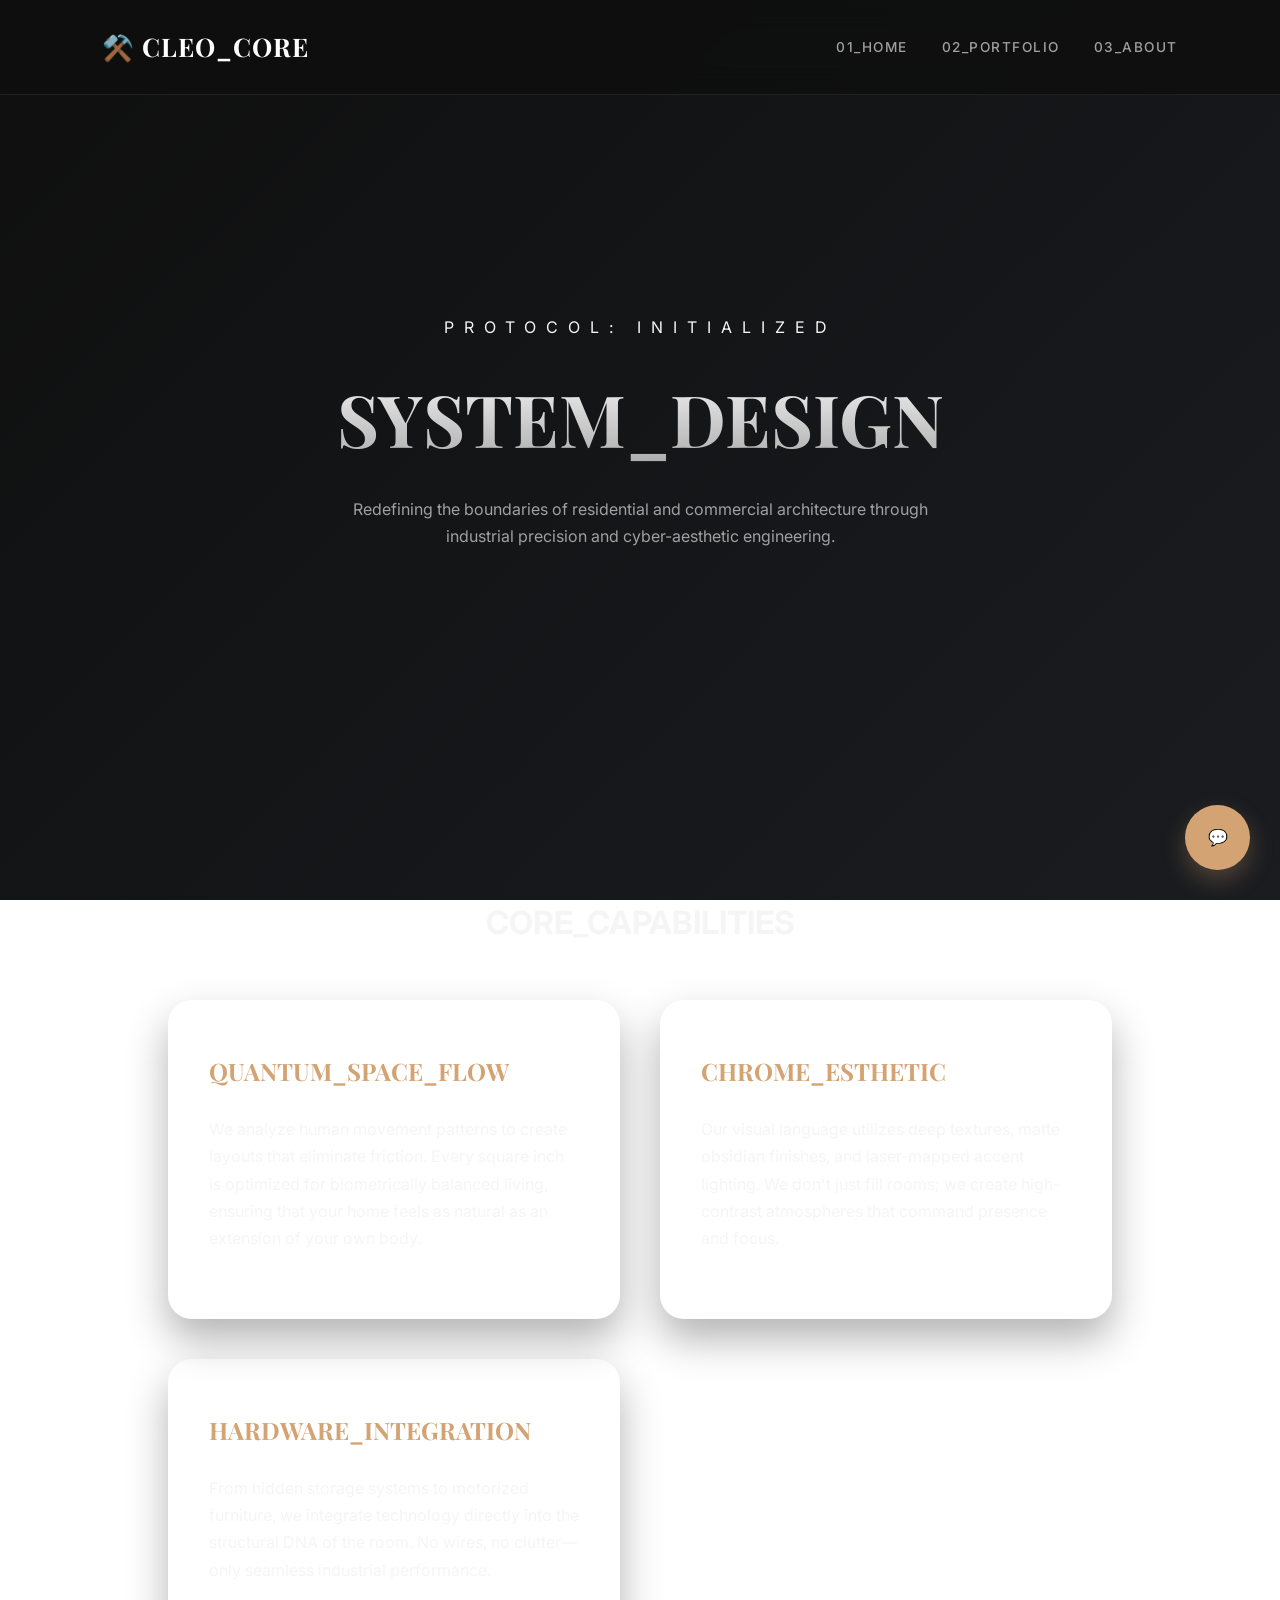
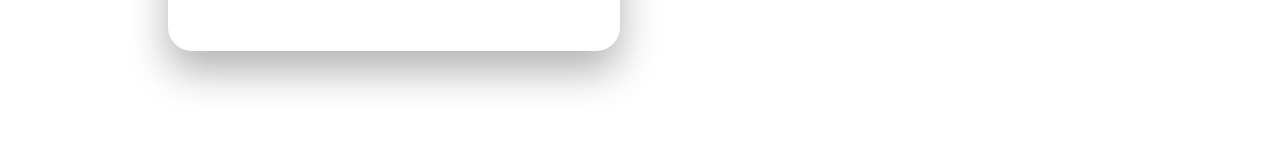
<file: index.html>
<!DOCTYPE html>
<html lang="en">
<head>
    <meta charset="UTF-8">
    <meta name="viewport" content="width=device-width, initial-scale=1.0">
    <title>CLEO CORE | Home</title>
    <link rel="stylesheet" href="style.css">
</head>
<body>

<header>
    <h1>⚒️ CLEO<span style="color:var(--orange)">_CORE</span></h1>
    <nav>
        <a href="index.html">01_HOME</a>
        <a href="content.html">02_PORTFOLIO</a>
        <a href="about.html">03_ABOUT</a>
    </nav>
</header>

<section class="hero">
    <p style="color: var(--orange); letter-spacing: 10px;">PROTOCOL: INITIALIZED</p>
    <h1>SYSTEM_DESIGN</h1>
    <p style="max-width: 600px; color: var(--dim-text);">Redefining the boundaries of residential and commercial architecture through industrial precision and cyber-aesthetic engineering.</p>
</section>

<section class="section container">
    <h2 style="text-align: center; font-size: 2rem; color: var(--orange); margin-bottom: 50px;">CORE_CAPABILITIES</h2>
    <div class="grid">
        <div class="glass-card">
            <h3>QUANTUM_SPACE_FLOW</h3>
            <p>We analyze human movement patterns to create layouts that eliminate friction. Every square inch is optimized for biometrically balanced living, ensuring that your home feels as natural as an extension of your own body.</p>
        </div>
        <div class="glass-card">
            <h3>CHROME_ESTHETIC</h3>
            <p>Our visual language utilizes deep textures, matte obsidian finishes, and laser-mapped accent lighting. We don't just fill rooms; we create high-contrast atmospheres that command presence and focus.</p>
        </div>
        <div class="glass-card">
            <h3>HARDWARE_INTEGRATION</h3>
            <p>From hidden storage systems to motorized furniture, we integrate technology directly into the structural DNA of the room. No wires, no clutter—only seamless industrial performance.</p>
        </div>
    </div>
</section>

<div class="chat-toggle" onclick="document.getElementById('chat-popup').style.display='block'">💬</div>
<div id="chat-popup">
    <h3 style="margin-top:0;">ENCRYPTED_COMMS</h3>
    <p>Secure line open to CLEO Command. Start your design consultation via WhatsApp protocol.</p>
    <a href="https://wa.me/254724674835" style="background:var(--orange); color:white; padding:12px; text-decoration:none; display:block; text-align:center; font-weight:bold; border-radius:4px;">CONNECT_NOW</a>
    <button onclick="this.parentElement.style.display='none'" style="background:none; border:none; color:var(--dim-text); width:100%; margin-top:15px; cursor:pointer; font-family:'Orbitron'; font-size:0.7rem;">TERMINATE_POPUP</button>
</div>

</body>
</html>
</file>
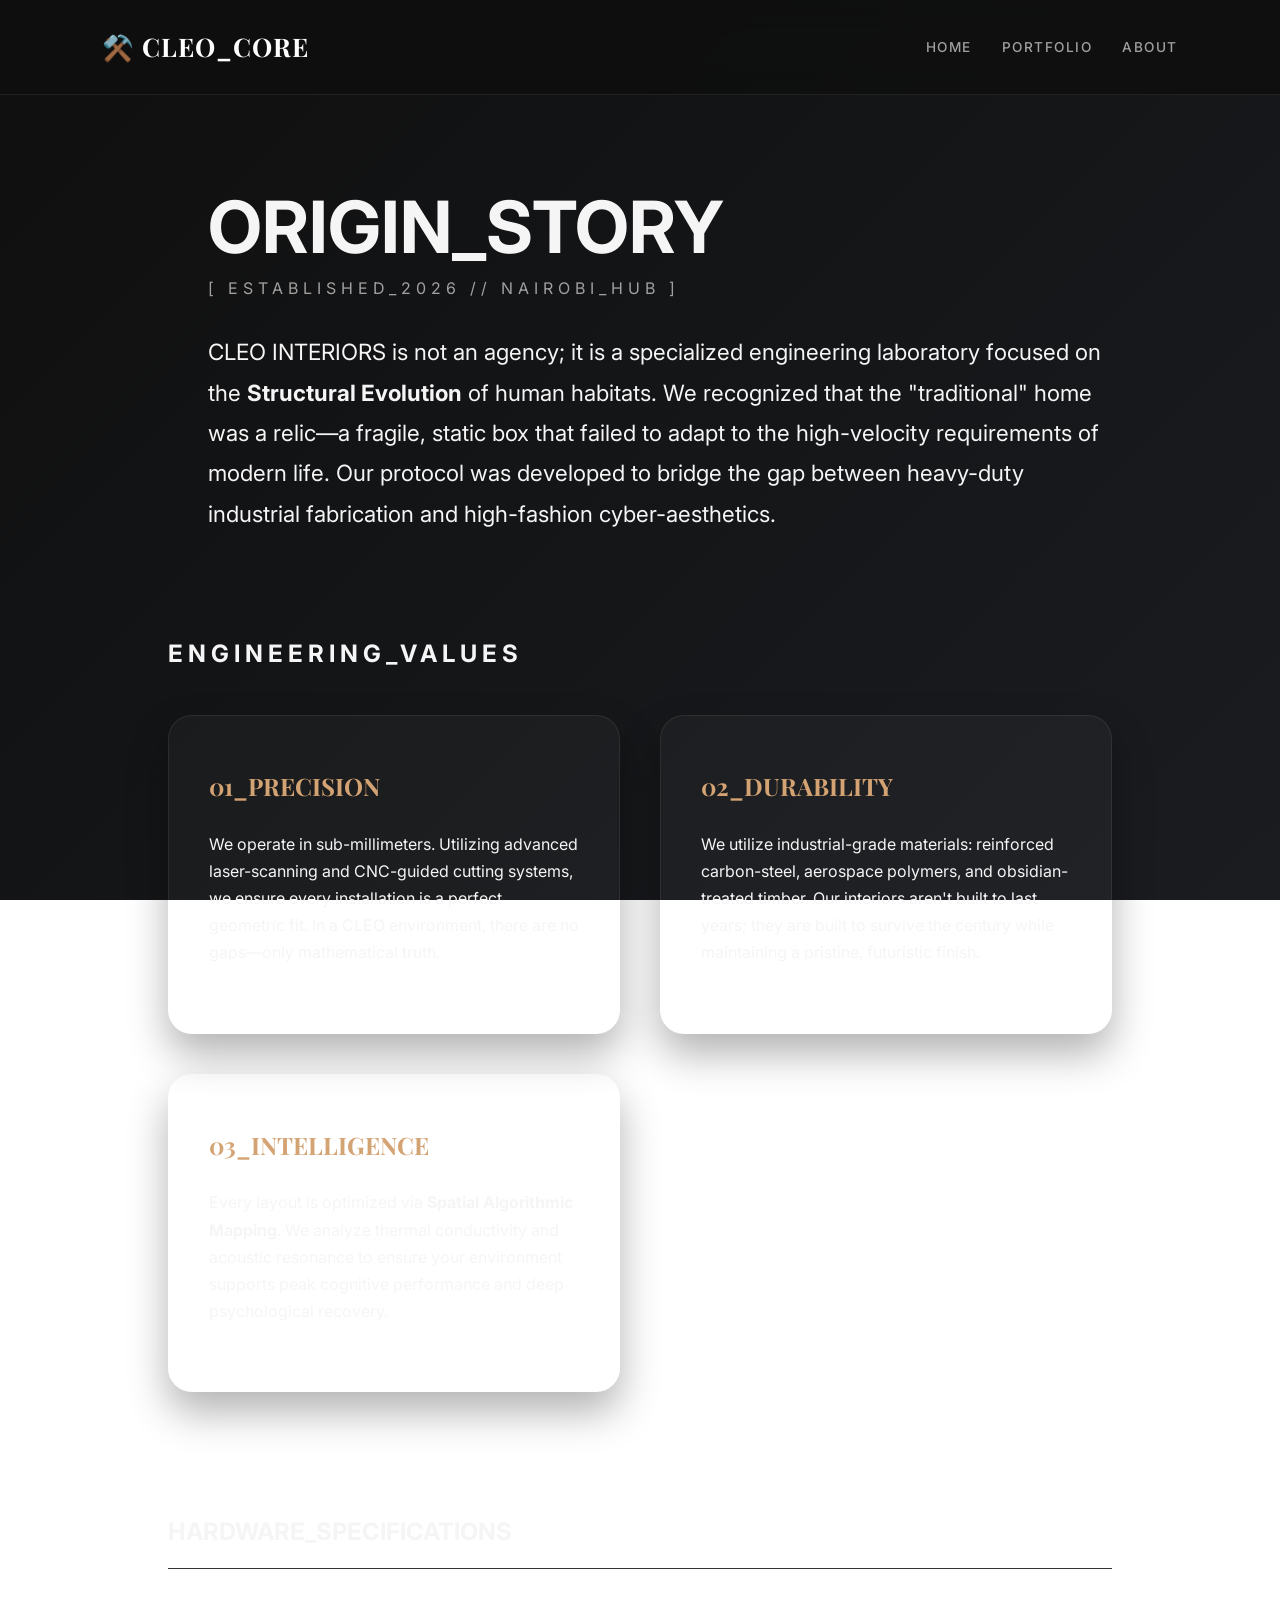
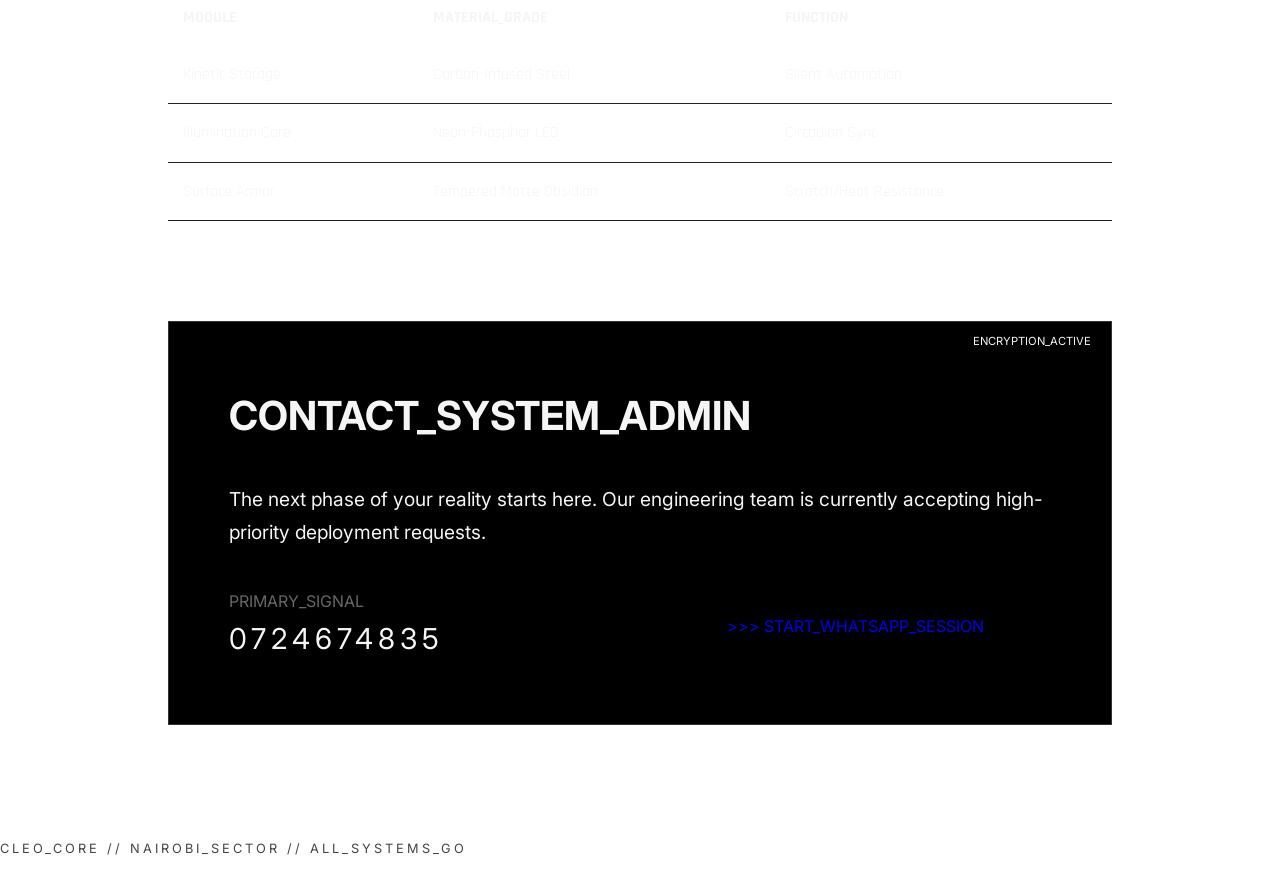
<file: about.html>
<!DOCTYPE html>
<html lang="en">
<head>
    <meta charset="UTF-8">
    <meta name="viewport" content="width=device-width, initial-scale=1.0">
    <title>About | CLEO CORE SYSTEM</title>
    <link rel="stylesheet" href="style.css">
    <link href="https://fonts.googleapis.com/css2?family=Orbitron:wght@400;700&family=Rajdhani:wght@300;500;700&display=swap" rel="stylesheet">
</head>
<body>

<header>
    <h1>⚒️ CLEO<span style="color:var(--orange)">_CORE</span></h1>
    <nav><a href="index.html">HOME</a><a href="content.html">PORTFOLIO</a><a href="about.html">ABOUT</a></nav>
</header>

<section class="section container">
    <div style="border-left: 2px solid var(--orange); padding-left: 40px; margin-bottom: 100px;">
        <h1 style="font-size: clamp(2.5rem, 8vw, 4.5rem); color: var(--orange); margin: 0; line-height: 0.9;">ORIGIN_STORY</h1>
        <p style="color: var(--dim-text); letter-spacing: 5px; margin-bottom: 30px;">[ ESTABLISHED_2026 // NAIROBI_HUB ]</p>
        
        <p style="font-size: 1.4rem; max-width: 900px; line-height: 1.8;">
            CLEO INTERIORS is not an agency; it is a specialized engineering laboratory focused on the <strong>Structural Evolution</strong> of human habitats. We recognized that the "traditional" home was a relic—a fragile, static box that failed to adapt to the high-velocity requirements of modern life. Our protocol was developed to bridge the gap between heavy-duty industrial fabrication and high-fashion cyber-aesthetics.
        </p>
    </div>

    <h2 style="color: var(--orange); letter-spacing: 5px; margin-bottom: 40px;">ENGINEERING_VALUES</h2>
    <div class="grid">
        <div class="glass-card">
            <h3>01_PRECISION</h3>
            <p>We operate in sub-millimeters. Utilizing advanced laser-scanning and CNC-guided cutting systems, we ensure every installation is a perfect geometric fit. In a CLEO environment, there are no gaps—only mathematical truth.</p>
        </div>
        <div class="glass-card">
            <h3>02_DURABILITY</h3>
            <p>We utilize industrial-grade materials: reinforced carbon-steel, aerospace polymers, and obsidian-treated timber. Our interiors aren't built to last years; they are built to survive the century while maintaining a pristine, futuristic finish.</p>
        </div>
        <div class="glass-card">
            <h3>03_INTELLIGENCE</h3>
            <p>Every layout is optimized via <strong>Spatial Algorithmic Mapping</strong>. We analyze thermal conductivity and acoustic resonance to ensure your environment supports peak cognitive performance and deep psychological recovery.</p>
        </div>
    </div>

    <div style="margin-top: 100px; overflow-x: auto;">
        <h2 style="color: var(--orange); border-bottom: 1px solid #333; padding-bottom: 15px;">HARDWARE_SPECIFICATIONS</h2>
        <table style="width: 100%; border-collapse: collapse; text-align: left; font-family: 'Rajdhani';">
            <tr style="border-bottom: 1px solid var(--orange); color: var(--orange);">
                <th style="padding: 15px;">MODULE</th>
                <th style="padding: 15px;">MATERIAL_GRADE</th>
                <th style="padding: 15px;">FUNCTION</th>
            </tr>
            <tr style="border-bottom: 1px solid #222;">
                <td style="padding: 15px;">Kinetic Storage</td>
                <td style="padding: 15px;">Carbon-Infused Steel</td>
                <td style="padding: 15px;">Silent Automation</td>
            </tr>
            <tr style="border-bottom: 1px solid #222;">
                <td style="padding: 15px;">Illumination Core</td>
                <td style="padding: 15px;">Neon-Phosphor LED</td>
                <td style="padding: 15px;">Circadian Sync</td>
            </tr>
            <tr style="border-bottom: 1px solid #222;">
                <td style="padding: 15px;">Surface Armor</td>
                <td style="padding: 15px;">Tempered Matte Obsidian</td>
                <td style="padding: 15px;">Scratch/Heat Resistance</td>
            </tr>
        </table>
    </div>

    <div style="margin-top: 100px; padding: 60px; border: 1px solid #333; background: #000; position: relative;">
        <div style="position: absolute; top: 10px; right: 20px; color: var(--orange); font-size: 0.7rem;">ENCRYPTION_ACTIVE</div>
        <h2 style="color: var(--orange); font-size: 2.5rem; margin-top: 0;">CONTACT_SYSTEM_ADMIN</h2>
        <p style="font-size: 1.2rem; margin-bottom: 40px;">The next phase of your reality starts here. Our engineering team is currently accepting high-priority deployment requests.</p>
        
        <div class="grid" style="grid-template-columns: repeat(auto-fit, minmax(200px, 1fr)); align-items: center;">
            <div>
                <p style="margin: 0; color: #666;">PRIMARY_SIGNAL</p>
                <p style="font-size: 1.8rem; letter-spacing: 5px; margin: 0; color: var(--text);">0724674835</p>
            </div>
            <a href="https://wa.me/254724674835" class="btn-cyber" style="text-decoration: none; padding: 20px; display: inline-block; text-align: center;">>>> START_WHATSAPP_SESSION</a>
        </div>
    </div>
</section>

<footer>
    <p style="color: #444; font-size: 0.8rem; letter-spacing: 3px;">CLEO_CORE // NAIROBI_SECTOR // ALL_SYSTEMS_GO</p>
</footer>

</body>
</html>
</file>
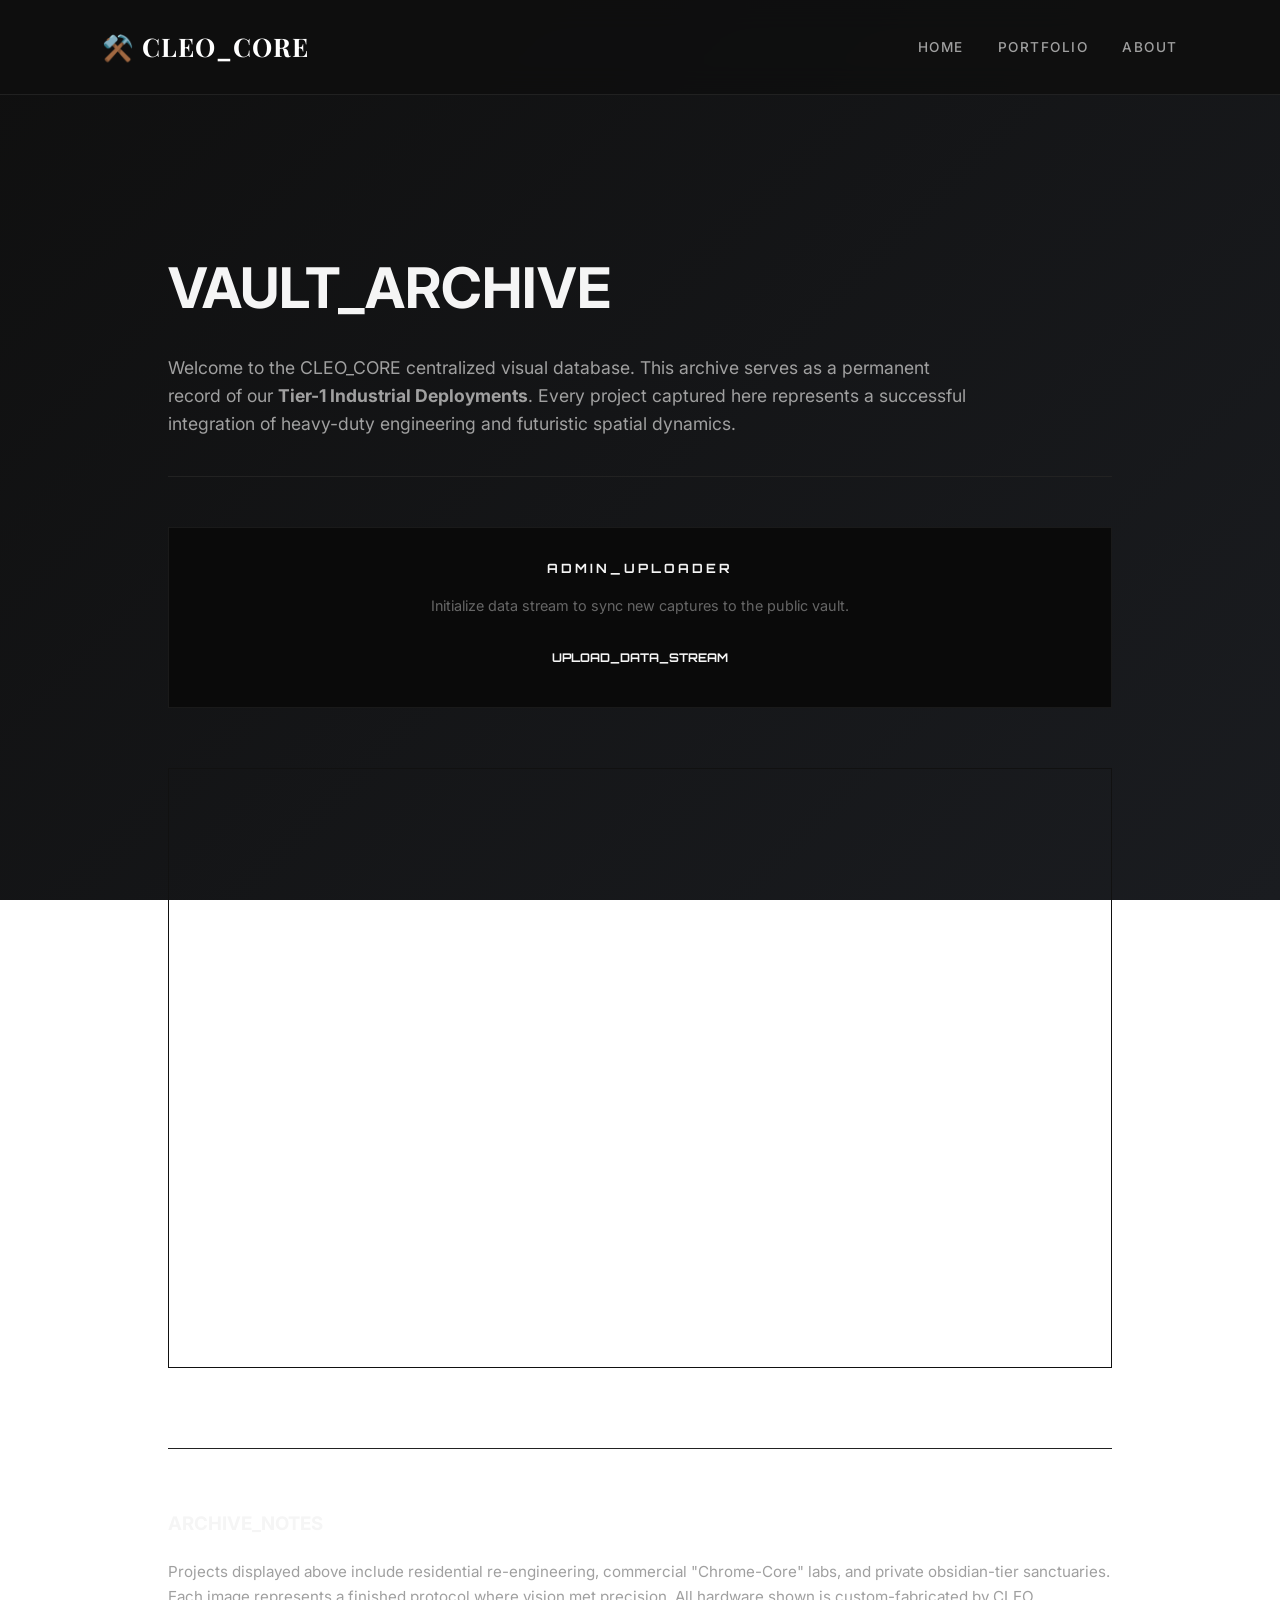
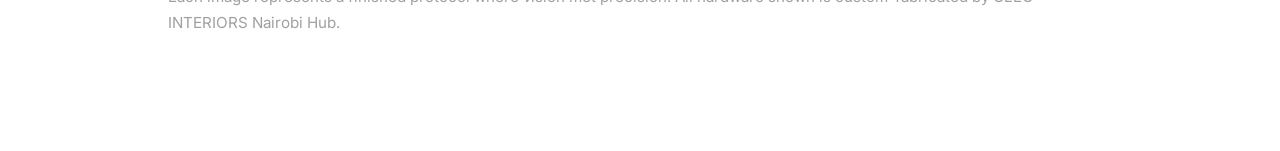
<file: content.html>
<!DOCTYPE html>
<html lang="en">
<head>
    <meta charset="UTF-8">
    <meta name="viewport" content="width=device-width, initial-scale=1.0">
    <title>Portfolio | CLEO CORE ARCHIVE</title>
    <link rel="stylesheet" href="style.css">
    <link href="https://fonts.googleapis.com/css2?family=Orbitron:wght@400;700&family=Rajdhani:wght@300;500;700&display=swap" rel="stylesheet">
    <script src="https://product-gallery.cloudinary.com/all.js" type="text/javascript"></script>
    <script src="https://widget.cloudinary.com/v2.0/global/all.js" type="text/javascript"></script>
</head>
<body>

<header>
    <h1>⚒️ CLEO<span style="color:var(--orange)">_CORE</span></h1>
    <nav>
        <a href="index.html">HOME</a>
        <a href="content.html">PORTFOLIO</a>
        <a href="about.html">ABOUT</a>
    </nav>
</header>

<section class="section container">
    <div style="border-bottom: 1px solid #222; margin-bottom: 50px; padding-bottom: 20px;">
        <h1 style="color:var(--orange); font-size: clamp(2rem, 5vw, 3.5rem); margin-bottom: 10px;">VAULT_ARCHIVE</h1>
        <p style="color: var(--dim-text); max-width: 800px; font-size: 1.1rem; line-height: 1.6;">
            Welcome to the CLEO_CORE centralized visual database. This archive serves as a permanent record of our 
            <strong>Tier-1 Industrial Deployments</strong>. Every project captured here represents a successful 
            integration of heavy-duty engineering and futuristic spatial dynamics. 
        </p>
    </div>
    
    <div style="background: #0a0a0a; border: 1px solid #1a1a1a; padding: 30px; margin-bottom: 60px; text-align: center;">
        <h3 style="color: var(--orange); margin-top: 0; font-family: 'Orbitron'; font-size: 0.8rem; letter-spacing: 3px;">ADMIN_UPLOADER</h3>
        <p style="font-size: 0.9rem; color: #666; margin-bottom: 20px;">Initialize data stream to sync new captures to the public vault.</p>
        <button onclick="openWidget()" style="background:none; border:2px solid var(--orange); padding:12px 35px; color:var(--orange); font-family:'Orbitron'; cursor:pointer; font-weight:bold; font-size: 0.75rem;">UPLOAD_DATA_STREAM</button>
    </div>

    <div id="my-gallery" style="width:100%; min-height: 600px; border: 1px solid #111; padding: 10px;"></div>

    <div style="margin-top: 80px; padding-top: 40px; border-top: 1px solid #222;">
        <h3 style="color: var(--orange);">ARCHIVE_NOTES</h3>
        <p style="color: var(--dim-text); font-size: 0.95rem;">
            Projects displayed above include residential re-engineering, commercial "Chrome-Core" labs, and private 
            obsidian-tier sanctuaries. Each image represents a finished protocol where vision met precision. 
            All hardware shown is custom-fabricated by CLEO INTERIORS Nairobi Hub.
        </p>
    </div>
</section>

<script>
    function openWidget() {
        cloudinary.openUploadWidget({
            cloudName: 'dcssgckgn',
            uploadPreset: 'ml_default',
            tags: ['cleo_infinit'] 
        }, (error, result) => {
            if (!error && result.event === "success") { 
                location.reload(); 
            }
        });
    }

    // NEW ROBUST INITIALIZATION
    const gallery = cloudinary.galleryWidget({
        container: "#my-gallery",
        cloudName: "dcssgckgn",
        mediaAssets: [
            // Instead of just 'tag', we define the source more broadly
            { 
                tag: "cleo_web", 
                mediaType: "image",
                resourceType: "image" 
            }
        ],
        // This is the "secret sauce" to force the widget to work
        carouselStyle: "none", 
        displayProps: { 
            mode: "classic", 
            columns: 2, 
            spacing: 15 
        },
        styleProps: { 
            themeProps: { color: "#FF6600" } 
        }
    });

    // We add a listener to see if it's failing
    gallery.render().then(() => {
        console.log("CLEO_CORE: Gallery Render Protocol Complete.");
    }).catch(err => {
        console.error("CLEO_CORE: Critical Sync Error", err);
    });
</script>

</body>
</html>
</file>
<file: style.css>
/* Importing clean, elegant fonts */
@import url('https://fonts.googleapis.com/css2?family=Inter:wght@300;400;600&family=Playfair+Display:wght@700&display=swap');

:root {
    /* Refined Color Palette */
    --bg-gradient: linear-gradient(135deg, #0f0f0f 0%, #1a1c20 100%);
    --panel: rgba(255, 255, 255, 0.03); /* Glassmorphism effect */
    --accent: #d4a373; /* Sophisticated Gold/Copper */
    --text: #f5f5f5;
    --dim-text: #a0a0a0;
    --border: rgba(255, 255, 255, 0.08);
}

* { 
    box-sizing: border-box; 
    transition: all 0.4s cubic-bezier(0.4, 0, 0.2, 1); 
}

body {
    background: var(--bg-gradient);
    background-attachment: fixed;
    color: var(--text);
    font-family: 'Inter', sans-serif; /* Clean modern font */
    margin: 0;
    overflow-x: hidden;
    line-height: 1.7;
}

/* --- Elegant Navigation --- */
header {
    background: rgba(15, 15, 15, 0.85);
    backdrop-filter: blur(15px); /* Modern blur effect */
    padding: 25px 8%;
    display: flex;
    justify-content: space-between;
    align-items: center;
    border-bottom: 1px solid var(--border);
    position: sticky; 
    top: 0; 
    z-index: 1000;
}

header h1 { 
    font-family: 'Playfair Display', serif; 
    font-size: 1.6rem; 
    margin: 0; 
    letter-spacing: 1px;
    color: #fff;
}

nav a { 
    color: var(--dim-text); 
    text-decoration: none; 
    margin-left: 30px; 
    font-weight: 500; 
    font-size: 0.85rem; 
    letter-spacing: 1.5px;
    text-transform: uppercase;
}

nav a:hover { 
    color: var(--accent); 
}

/* --- Minimalist Hero Section --- */
.hero {
    height: 75vh;
    display: flex;
    flex-direction: column;
    justify-content: center;
    align-items: center;
    text-align: center;
    padding: 20px;
}

.hero h1 { 
    font-family: 'Playfair Display', serif; 
    font-size: clamp(2.5rem, 8vw, 4.5rem); 
    color: #fff; 
    margin: 0; 
    background: linear-gradient(to bottom, #fff, #a0a0a0);
    -webkit-background-clip: text;
    -webkit-text-fill-color: transparent;
}

/* --- Sophisticated Layout --- */
.section { padding: 100px 10%; }
.container { max-width: 1200px; margin: auto; }

.grid { 
    display: grid; 
    grid-template-columns: repeat(auto-fit, minmax(320px, 1fr)); 
    gap: 40px; 
}

.glass-card {
    background: var(--panel);
    padding: 50px 40px;
    border-radius: 24px; /* Soft rounded corners */
    border: 1px solid var(--border);
    box-shadow: 0 20px 40px rgba(0,0,0,0.3);
}

.glass-card:hover {
    transform: translateY(-10px);
    background: rgba(255, 255, 255, 0.05);
    border-color: var(--accent);
}

.glass-card h3 { 
    font-family: 'Playfair Display', serif;
    color: var(--accent); 
    margin-top: 0; 
    font-size: 1.5rem;
}

/* --- Refined Chat Popup --- */
#chat-popup {
    position: fixed;
    bottom: 100px; right: 30px;
    width: 320px;
    background: #1a1a1a;
    border: 1px solid var(--border);
    border-radius: 20px;
    padding: 30px;
    display: none;
    z-index: 9999;
    box-shadow: 0 25px 50px rgba(0,0,0,0.5);
}

.chat-toggle {
    position: fixed;
    bottom: 30px; right: 30px;
    background: var(--accent);
    color: #fff;
    width: 65px; height: 65px;
    border-radius: 50%;
    display: flex; align-items: center; justify-content: center;
    cursor: pointer; 
    z-index: 10000;
    box-shadow: 0 10px 25px rgba(212, 163, 115, 0.3);
}

.chat-toggle:hover {
    transform: scale(1.1) rotate(5deg);
}

/* --- Responsive Adjustments --- */
@media (max-width: 768px) {
    header { padding: 20px 5%; }
    nav { display: none; } /* Hide nav on mobile for cleaner look */
    .hero { height: 60vh; }
    .hero h1 { font-size: 2.8rem; }
}
</file>
